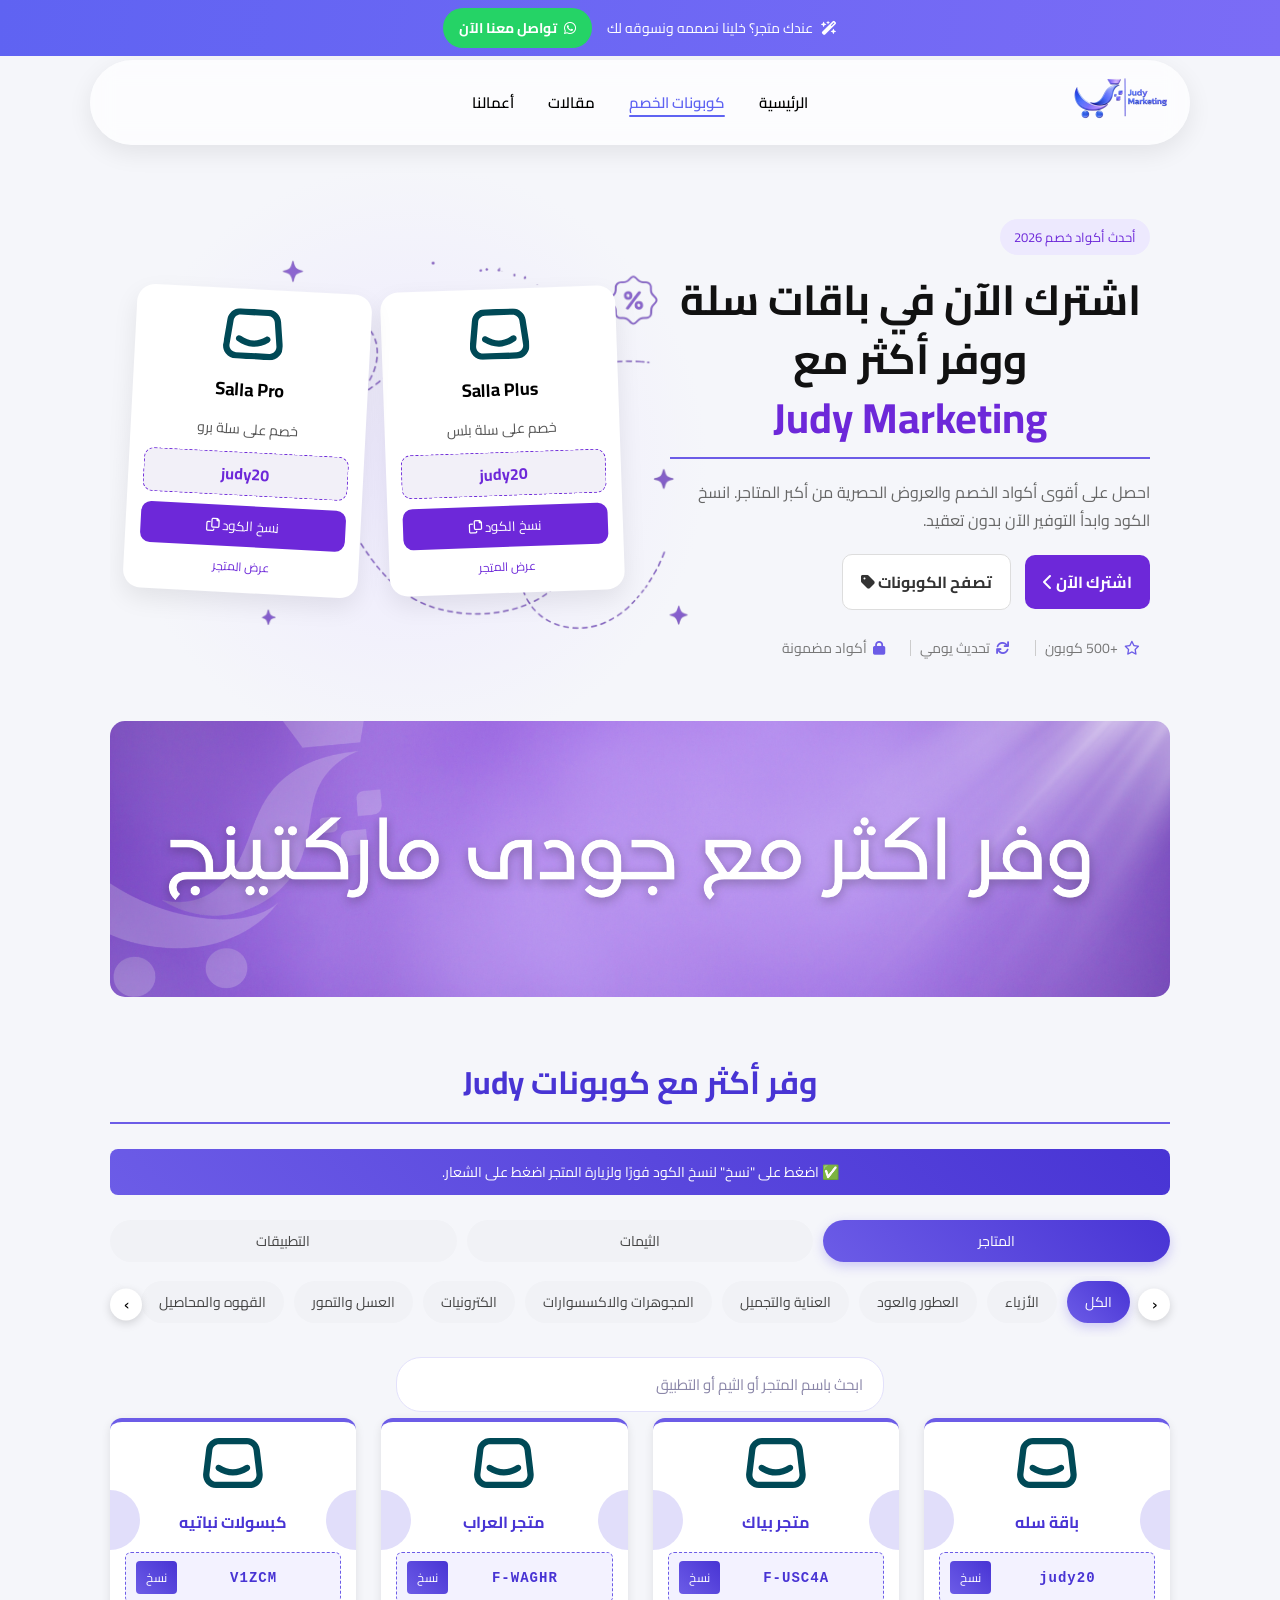
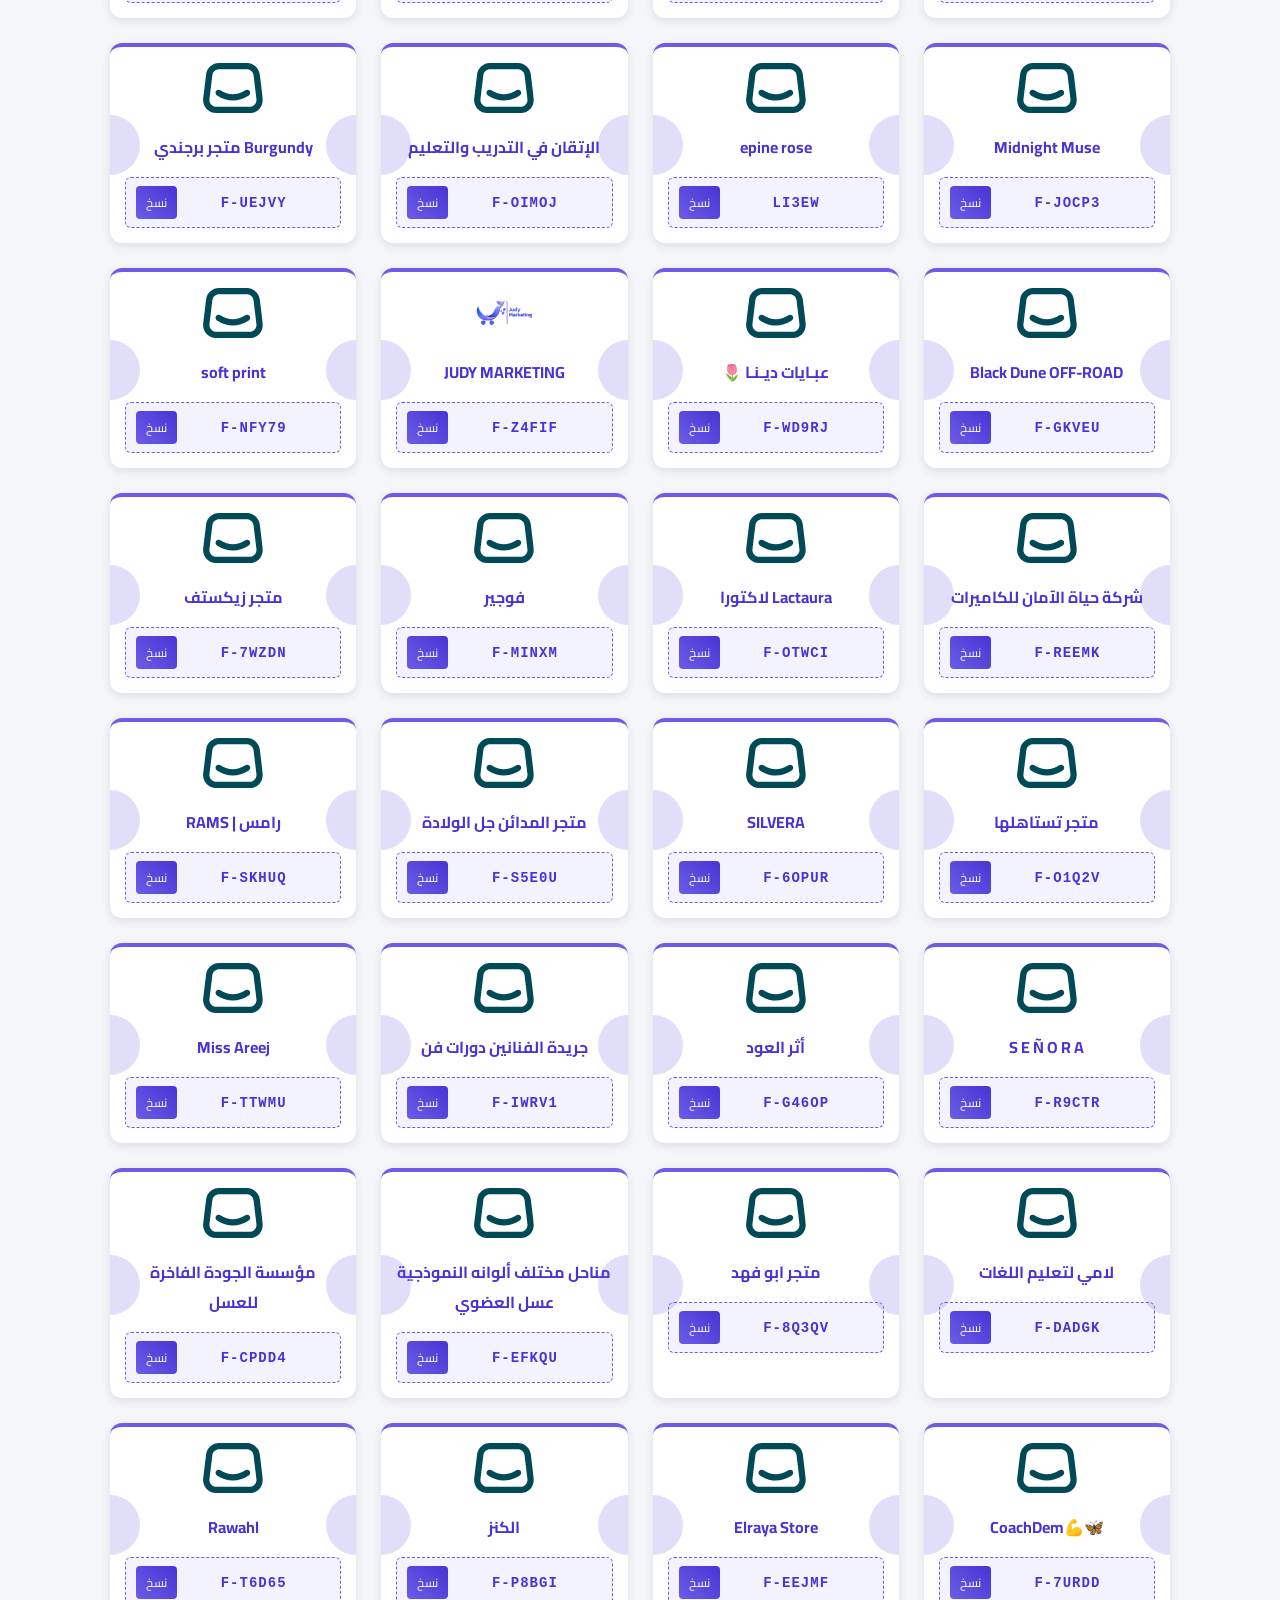
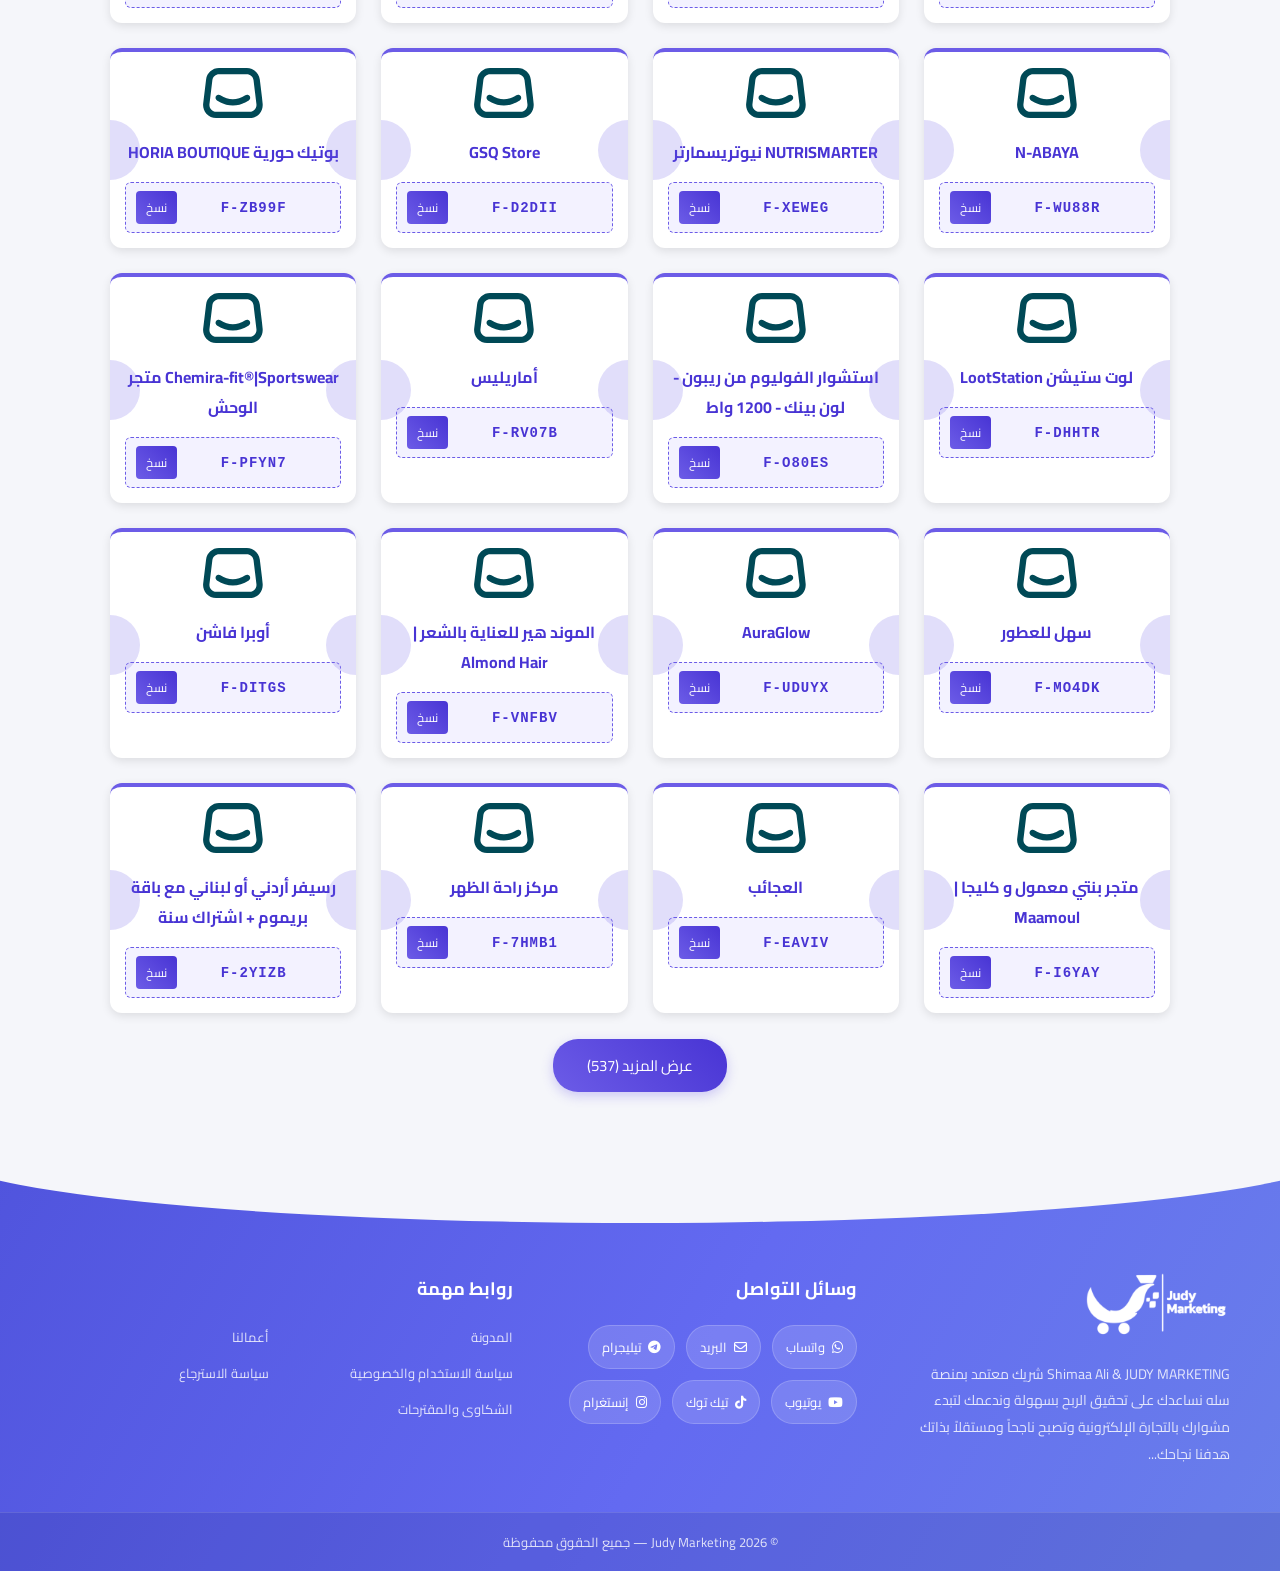
<file: index.html>
<!DOCTYPE html>
<html lang="ar" dir="rtl">

<head>
    <meta charset="UTF-8">
    <meta name="viewport" content="width=device-width, initial-scale=1.0">
    <title>كوبونات الخصم</title>
    <link rel="canonical" href="https://coupons.judymarketing.com/">

    <link href="https://fonts.googleapis.com/css2?family=Cairo:wght@400;600;700&display=swap" rel="stylesheet">
    <link rel="stylesheet" href="assets/css/style.css">
    <link rel="icon" type="image/png" href="assets/images/favicon.png">
    <link rel="stylesheet" href="https://cdnjs.cloudflare.com/ajax/libs/font-awesome/6.0.0/css/all.min.css">
</head>

<body>

    <div class="top-banner">
        <span><i class="fa-solid fa-wand-magic-sparkles"></i> عندك متجر؟ خلينا نصممه ونسوقه لك</span>
        <a class="whatsapp-btn" href="https://wa.me/966552261549?text=مرحباً، أريد إضافة متجري للتسويق لديكم"
            target="_blank">
            <i class="fa-brands fa-whatsapp"></i> تواصل معنا الآن
        </a>
    </div>

    <!-- Navbar -->
    <header class="navbar" id="navbar">
        <div class="nav-container">
            <a href="https://judymarketing.com" class="logo" aria-label="Judy Marketing">
                <img src="assets/images/judy-logo.webp" alt="Judy Marketing">
            </a>
            <nav class="nav-links" aria-label="التنقل الرئيسي">
                <a href="https://judymarketing.com">الرئيسية</a>
                <a href="https://coupons.judymarketing.com/" class="active">كوبونات الخصم</a>
                <a href="https://coupons.judymarketing.com/articles/">مقالات</a>
                <a href="https://judy-portfolio-nine.vercel.app">أعمالنا</a>
            </nav>
        </div>
    </header>

    <div class="container">
        <section class="hero">
            <div class="container">
                <div class="hero-text">

                    <span class="badge"> أحدث أكواد خصم 2026</span>

                    <h1>
                        اشترك الآن في باقات سلة<br>
                        ووفر أكثر مع <span>Judy Marketing</span>
                    </h1>

                    <p>
                        احصل على أقوى أكواد الخصم والعروض الحصرية من أكبر المتاجر.
                        انسخ الكود وابدأ التوفير الآن بدون تعقيد.
                    </p>

                    <div class="buttons">
                        <a href="https://salla.com/plans" class="btn primary">اشترك الآن <i
                                class="fa-solid fa-chevron-left"></i></a>
                        <a href="#coupons" class="btn secondary">تصفح الكوبونات <i class="fa-solid fa-tag"></i></a>
                    </div>

                    <div class="stats">
                        <div><i class="fa-regular fa-star purpleColor"></i> +500 كوبون</div>
                        <div><i class="fa-solid fa-arrows-rotate purpleColor"></i> تحديث يومي</div>
                        <div><i class="fa-solid fa-lock purpleColor"></i> أكواد مضمونة</div>
                    </div>

                </div>

                <div class="hero-cards">

                    <div class="card plus">
                        <img src="assets/images/salla-logo.svg" alt="salla">
                        <div class="logo">Salla Plus</div>
                        <p> خصم على سلة بلس </p>
                        <div class="code">judy20</div>
                        <button onclick="copyCodeSalla('judy20', this)">
                            نسخ الكود <i class="fa-regular fa-copy"></i>
                        </button>
                        <a href="https://salla.com/plans/">عرض المتجر</a>
                    </div>

                    <div class="card pro">
                        <img src="assets/images/salla-logo.svg" alt="salla">
                        <div class="logo">Salla Pro</div>
                        <p> خصم على سلة برو </p>
                        <div class="code">judy20</div>
                        <button onclick="copyCodeSalla('judy20', this)">
                            نسخ الكود <i class="fa-regular fa-copy"></i>
                        </button>
                        <a href="https://salla.com/plans">عرض المتجر</a>
                    </div>

                </div>

            </div>
        </section>
        <div class="banner" id="coupons"> <img src="assets/images/banner.png" alt="JUDY Marketing"> </div>
        <h1>وفر أكثر مع كوبونات Judy</h1>
        <div class="instructions">✅ اضغط على "نسخ" لنسخ الكود فورًا ولزيارة المتجر اضغط على الشعار.</div>
        <!-- Main Categories -->
        <div class="main-categories">
            <button class="active" data-main="المتاجر">المتاجر</button>
            <button data-main="الثيمات">الثيمات</button>
            <button data-main="التطبيقات">التطبيقات</button>
        </div>

        <!-- Sub Categories -->
        <div class="categories-wrapper" id="subWrapper" style="display:flex;">
            <button class="scroll-btn left" id="scrollLeft">›</button>

            <div class="sub-categories" id="categories">
                <button class="active" data-sub="all">الكل</button>
            </div>

            <button class="scroll-btn right" id="scrollRight">‹</button>
        </div>
        <div class="offer-search"><input id="offerSearch" type="search" placeholder="ابحث باسم المتجر أو الثيم أو التطبيق" aria-label="بحث"></div>
        <!-- Offers -->
        <div class="offers-grid" id="offersContainer"></div>
        <button type="button" id="loadMore" class="load-more">عرض المزيد</button>



    </div>
    <footer class="custom-footer">
        <div class="footer-curve"></div>

        <div class="footer-content">
            <div class="footer-brand">
                <a href="https://judymarketing.com"><img src="assets/images/judy-logo.webp"
                        alt="Judy Marketing"></a>
                <p>Shimaa Ali & JUDY MARKETING شريك معتمد بمنصة سله نساعدك على تحقيق الربح بسهولة وندعمك لتبدء مشوارك
                    بالتجارة
                    الإلكترونية وتصبح ناجحاً ومستقلاً بذاتك هدفنا نجاحك...</p>
            </div>

            <div class="footer-column">
                <h3>وسائل التواصل</h3>
                <div class="footer-social">
                    <a href="https://wa.me/966552261549" target="_blank" rel="noopener">
                        <i class="fa-brands fa-whatsapp"></i><span>واتساب</span>
                    </a>
                    <a href="mailto:judymarketing.sa@gmail.com">
                        <i class="fa-regular fa-envelope"></i><span>البريد</span>
                    </a>
                    <a href="https://t.me/marketingdropshiping" target="_blank" rel="noopener">
                        <i class="fa-brands fa-telegram"></i><span>تيليجرام</span>
                    </a>
                    <a href="https://www.youtube.com/channel/UCcuFN1nWTMUfF5GEm7qcxtg" target="_blank" rel="noopener">
                        <i class="fa-brands fa-youtube"></i><span>يوتيوب</span>
                    </a>
                    <a href="https://www.tiktok.com/@judymarketing" target="_blank" rel="noopener">
                        <i class="fa-brands fa-tiktok"></i><span>تيك توك</span>
                    </a>
                    <a href="https://www.instagram.com/judy4marketing/" target="_blank" rel="noopener">
                        <i class="fa-brands fa-instagram"></i><span>إنستغرام</span>
                    </a>
                </div>
            </div>

            <div class="footer-column footer-links">
                <h3>روابط مهمة</h3>
                <div class="s-menu-footer-list">
                    <a href="https://judymarketing.com/blog">المدونة</a>
                    <a href="https://judy-coupons.vercel.app">أعمالنا</a>
                    <a href="https://judymarketing.com/سياسة-الاستخدام-والخصوصية/page-1703664663">سياسة الاستخدام
                        والخصوصية</a>
                    <a href="https://judymarketing.com/سياسة-الاسترجاع/page-1394227474">سياسة الاسترجاع</a>
                    <a href="https://judymarketing.com/الشكاوى-والمقترحات/page-678955808">الشكاوى والمقترحات</a>
                </div>
            </div>
        </div>

        <div class="footer-bottom">
            <span>© <span id="year"></span> Judy Marketing — جميع الحقوق محفوظة</span>
        </div>
    </footer>
    <button id="scrollTopBtn" aria-label="العودة للأعلى">
        <i class="fa-solid fa-chevron-up"></i>
    </button>
    <script src="assets/js/main.js"></script>
</body>

</html>
</file>
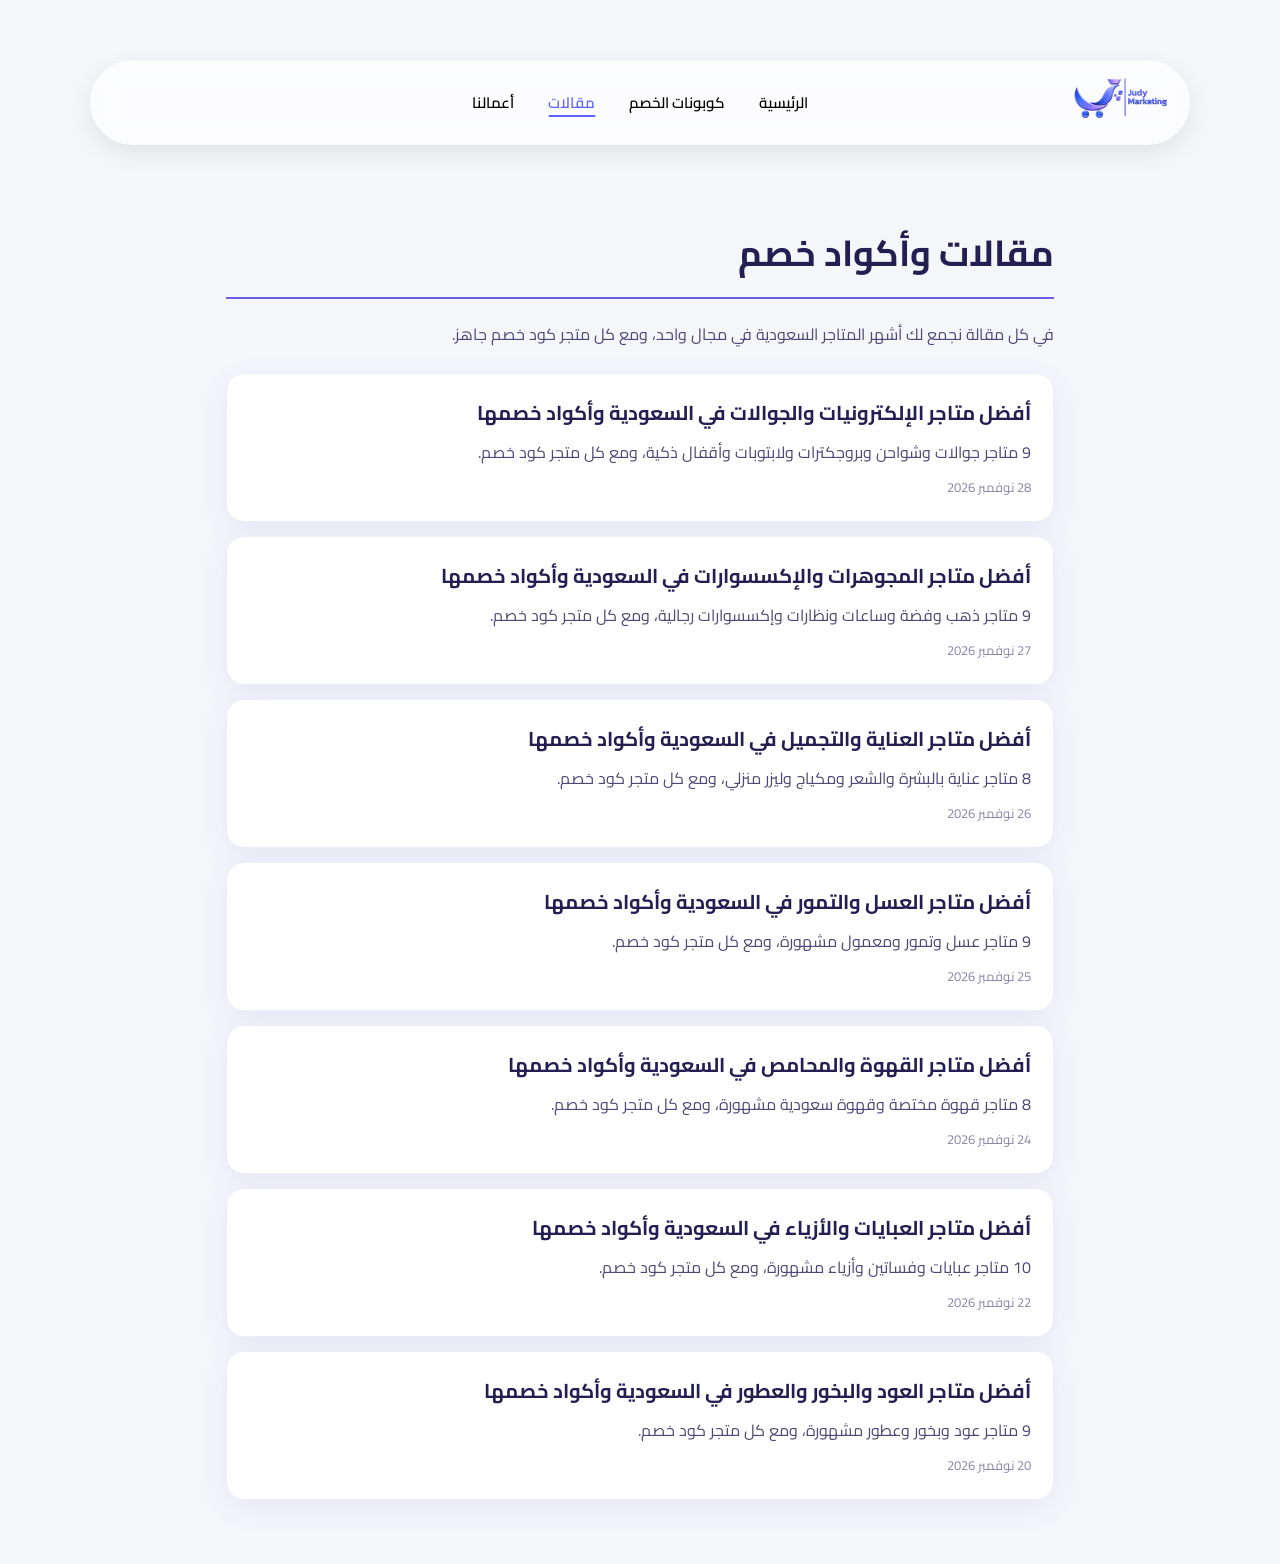
<file: articles/index.html>
<!DOCTYPE html>
<html lang="ar" dir="rtl">

<head>
    <meta charset="UTF-8">
    <meta name="viewport" content="width=device-width, initial-scale=1.0">
    <title>مقالات وأكواد خصم لأشهر المتاجر السعودية | Judy Marketing</title>
    <meta name="description" content="مقالات تجمع أشهر المتاجر السعودية في كل مجال، ومع كل متجر كود خصم جاهز.">
    <link rel="canonical" href="https://coupons.judymarketing.com/articles/">
    <link rel="icon" type="image/png" href="../assets/images/favicon.png">
    <link href="https://fonts.googleapis.com/css2?family=Cairo:wght@400;600;700;800&display=swap" rel="stylesheet">
    <link rel="stylesheet" href="../assets/css/style.css">
    <style>
        .list { max-width: 860px; margin: 0 auto; padding: 110px 16px 50px; }
        .list h1 { text-align: right; color: #241f52; font-size: clamp(26px, 4.4vw, 36px); }
        .list > p { color: #4d4875; margin: 0 0 24px; }
        .post { display: block; text-decoration: none; background: #fff; border-radius: 18px; padding: 20px 22px; margin: 14px 0; border: 1px solid #efedfb; box-shadow: 0 8px 30px rgba(72, 52, 212, .08); transition: transform .15s; }
        .post:hover { transform: translateY(-2px); }
        .post h2 { margin: 0 0 6px; font-size: 20px; color: #241f52; }
        .post p { margin: 0; color: #4d4875; }
        .post span { display: inline-block; margin-top: 8px; font-size: 13px; color: #8a86a8; }
    </style>
</head>

<body>
    <header class="navbar" id="navbar">
        <div class="nav-container">
            <a href="https://judymarketing.com" class="logo" aria-label="Judy Marketing">
                <img src="../assets/images/judy-logo.webp" alt="Judy Marketing">
            </a>
            <nav class="nav-links" aria-label="التنقل الرئيسي">
                <a href="https://judymarketing.com">الرئيسية</a>
                <a href="https://coupons.judymarketing.com/">كوبونات الخصم</a>
                <a href="https://coupons.judymarketing.com/articles/" class="active">مقالات</a>
                <a href="https://judy-portfolio-nine.vercel.app">أعمالنا</a>
            </nav>
        </div>
    </header>

    <main class="list">
        <h1>مقالات وأكواد خصم</h1>
        <p>في كل مقالة نجمع لك أشهر المتاجر السعودية في مجال واحد، ومع كل متجر كود خصم جاهز.</p>
        <!-- ARTICLES (newest first; the scheduled task adds new ones right below this line) -->
        <a class="post" href="electronics/">
            <h2>أفضل متاجر الإلكترونيات والجوالات في السعودية وأكواد خصمها</h2>
            <p>9 متاجر جوالات وشواحن وبروجكترات ولابتوبات وأقفال ذكية، ومع كل متجر كود خصم.</p>
            <span>28 نوفمبر 2026</span>
        </a>
        <a class="post" href="jewelry-watches/">
            <h2>أفضل متاجر المجوهرات والإكسسوارات في السعودية وأكواد خصمها</h2>
            <p>9 متاجر ذهب وفضة وساعات ونظارات وإكسسوارات رجالية، ومع كل متجر كود خصم.</p>
            <span>27 نوفمبر 2026</span>
        </a>
        <a class="post" href="beauty-care/">
            <h2>أفضل متاجر العناية والتجميل في السعودية وأكواد خصمها</h2>
            <p>8 متاجر عناية بالبشرة والشعر ومكياج وليزر منزلي، ومع كل متجر كود خصم.</p>
            <span>26 نوفمبر 2026</span>
        </a>
        <a class="post" href="honey-dates/">
            <h2>أفضل متاجر العسل والتمور في السعودية وأكواد خصمها</h2>
            <p>9 متاجر عسل وتمور ومعمول مشهورة، ومع كل متجر كود خصم.</p>
            <span>25 نوفمبر 2026</span>
        </a>
        <a class="post" href="coffee/">
            <h2>أفضل متاجر القهوة والمحامص في السعودية وأكواد خصمها</h2>
            <p>8 متاجر قهوة مختصة وقهوة سعودية مشهورة، ومع كل متجر كود خصم.</p>
            <span>24 نوفمبر 2026</span>
        </a>
        <a class="post" href="abaya-fashion/">
            <h2>أفضل متاجر العبايات والأزياء في السعودية وأكواد خصمها</h2>
            <p>10 متاجر عبايات وفساتين وأزياء مشهورة، ومع كل متجر كود خصم.</p>
            <span>22 نوفمبر 2026</span>
        </a>
        <a class="post" href="oud/">
            <h2>أفضل متاجر العود والبخور والعطور في السعودية وأكواد خصمها</h2>
            <p>9 متاجر عود وبخور وعطور مشهورة، ومع كل متجر كود خصم.</p>
            <span>20 نوفمبر 2026</span>
        </a>
    </main>
</body>

</html>
</file>
<file: assets/css/style.css>
* {
    box-sizing: border-box;
    font-family: 'Cairo', sans-serif;
}
:root {
  --primary: #5f63f2;
  --primary-dark: #4d45d8;
  --primary-light: #eef0ff;
  --secondary: #6bbef2;
  --accent: #cbb8ff;
  --text: #1f2850;
  --muted: #66708c;
  --white: #ffffff;
  --surface: #F5F6FA;
  --border: #e9ebf5;
  --shadow: 0 16px 45px rgba(78, 77, 160, 0.10);
  --shadow-hover: 0 24px 55px rgba(78, 77, 160, 0.17);
}
html {
  scroll-behavior: smooth;
}
body {
    margin: 0;
    background: #f5f6fa;
      --sb-track-color: #dfe6e9;
  --sb-thumb-color: #6c5ce7;
  --sb-size: 4px;
}

body::-webkit-scrollbar {
  width: var(--sb-size);
}

body::-webkit-scrollbar-track {
  background: var(--sb-track-color);
  border-radius: 3px;
}

body::-webkit-scrollbar-thumb {
  background: var(--sb-thumb-color);
  border-radius: 3px;
}
a {
    text-decoration: none;
    color: inherit;
}
.container {
    max-width: 1100px;
    margin: auto;
    padding: 20px;
}
/* adv */
.top-banner {
    width: 100%;
    background: linear-gradient(100deg, var(--primary), #7b6cf6);
    color: white;
    display: flex;
    justify-content: center;
    align-items: center;
    gap: 15px;
    padding: 8px;
    font-size: 14px;
    position: sticky;
    top: 0;
    z-index: 2000;
}
.top-banner > span {
  display: flex;
  align-items: center;
  gap: 8px;
}
.whatsapp-btn {
  display: inline-flex;
  align-items: center;
  gap: 7px;
  padding: 7px 16px;
  background: #25D366;
  border-radius: 999px;
  font-weight: 700;
  transition: 0.25s ease;
}

.whatsapp-btn:hover {
  background: var(--white);
  color: var(--primary-dark);
  transform: translateY(-2px);
}



@media (max-width: 820px) {
  .top-banner {
    font-size: 12px;
  }
}

@media (max-width: 650px) {

  .top-banner {
    gap: 7px;
    padding: 9px 12px;
  }
  .top-banner > span {
    text-align: center;
  }
}

/* Navbar */
.navbar {
    position: sticky;
    top: 60px;
    z-index: 1000;
    width: 100%;
    transition: 0.3s ease;
}

/* Container */
.nav-container {
    max-width: 1100px;
    margin: auto;
    padding: 8px 20px;
    border-radius: 50px;
    display: grid;
    grid-template-columns: 1fr auto 1fr;
    align-items: center;
    background: rgba(255,255,255,0.7);
    backdrop-filter: blur(12px);
    box-shadow: 0 8px 25px rgba(0,0,0,0.08);
}

.logo img {
  width: 100px;
  max-height: 66px;
  object-fit: contain;
}

.nav-links {
  display: flex;
  align-items: center;
  justify-content: center;
  gap: 34px;
}

.nav-links a {
  font-size: 15px;
  font-weight: 600;
  position: relative;
  padding-block: 20px;
  transition: 0.25s ease;
}

.nav-links a::after {
  content: "";
  position: absolute;
  right: 50%;
  bottom: 20px;
  width: 0;
  height: 2px;
  border-radius: 10px;
  background: var(--primary);
  transform: translateX(50%);
  transition: 0.25s ease;
}

.nav-links a:hover,
.nav-links a.active {
  color: var(--primary);
}

.nav-links a:hover::after,
.nav-links a.active::after {
  width: 100%;
}


/* Responsive */
@media (max-width: 1050px) {
  .nav-links {
    gap: 20px;
  }
}

@media (max-width: 820px) {

  .nav-container {
    grid-template-columns: auto 1fr auto;
  }


}

@media (max-width: 650px) {
  .nav-container {
    width: min(100% - 24px, 1180px);
  }

  .nav-container {
    min-height: 70px;
    gap: 10px;
  }

  .logo img {
    width: 90px;
  }
  .nav-links a {
    font-size: 12px;
    font-weight: 500;
  }
}
/* Scroll effect */
.navbar.scrolled .nav-container {
    background: rgba(255,255,255,0.95);
    box-shadow: 0 10px 30px rgba(0,0,0,0.12);
}

/* Mobile */
@media (max-width: 600px) {
    .back-btn {
        font-size: 12px;
        padding: 6px 12px;
    }
}
/* Start Hero */


/* HERO */
.hero{
  padding: 40px 0;
  position: relative;
  overflow: hidden;
}

/* soft background shape like image */
.hero::before{
  content: "";
  position: absolute;
  width: 600px;
  height: 600px;
  background: radial-gradient(circle, #ede9fe, transparent 70%);
  top: 0;
  left: 0;
  z-index: -1;
}

.hero .container {
    display: flex;
    justify-content: space-between;
    align-items: center;
    gap: 50px;
    flex-wrap: wrap;
}

/* TEXT SIDE */
.hero-text{
  flex: 1;
}

.badge{
  background: #ede9fe;
  color: #6d28d9;
  padding: 6px 14px;
  border-radius: 20px;
  font-size: 13px;
}

.hero h1{
  font-size: 42px;
  margin: 20px 0;
  color: #111;
  line-height: 1.4;
}

.hero h1 span{
  color: #6d28d9;
  display: block;
}

.hero-text p{
  color: #666;
  line-height: 1.7;
}

/* BUTTONS */
.hero .buttons{
  margin-top: 20px;
}

.hero .btn{
  padding: 12px 18px;
  border-radius: 10px;
  text-decoration: none;
  margin-left: 10px;
  display: inline-block;
  font-weight: bold;
}

.hero .primary{
  background: #6d28d9;
  color: white;
}

.hero .secondary{
  border: 1px solid #ddd;
  color: #333;
  background-color: white;
}

/* STATS */
.hero .stats{
  margin-top: 25px;
  display: flex;
  gap: 15px;
  font-size: 14px;
  color: #777;
}

/* CARDS */
.hero-cards{
  display: flex;
  gap: 20px;
  position: relative;
}

.hero-cards::before {
  content: "";
  position: absolute;

  top: -120px;
  right: -120px;

  width: 550px;
  height: 550px;

  background: url('../images/bg-effects.png') no-repeat center;
  background-size: contain;

  opacity: 0.7;
  z-index: 0;
  pointer-events: none;
}
.hero .card{
  width: 235px;
  background: white;
  border-radius: 18px;
  padding: 15px;
  box-shadow: 0 10px 25px rgba(0,0,0,0.08);
  text-align: center;
  transform: rotate(-2deg);
  position: relative;
  z-index: 1;
}

.hero .card:nth-child(2){
  transform: rotate(3deg);
}
.hero .card img {
    width: 60px;
    height: 60px;
    border-radius: 12px;
}
.hero .card p {
    margin: 10px 0;
    color: #555;
    font-size: 14px;
}
/* LOGO */
.hero .logo{
  font-weight: bold;
  font-size: 18px;
  margin-bottom: 10px;
}

/* CODE */
.hero .code {
    background: #f2f0f8;
    padding: 6px;
    margin: 10px 0;
    border-radius: 10px;
    font-weight: bold;
    color: #6d28d9;
    border: 1px dashed #6d28d9;
}

/* BUTTON */
.hero .card button{
  background: #6d28d9;
  color: white;
  border: none;
  padding: 8px;
  width: 100%;
  border-radius: 10px;
  cursor: pointer;
}

/* LINK */
.hero .card a{
  display: block;
  margin-top: 8px;
  font-size: 12px;
  color: #6d28d9;
  text-decoration: none;
}
.stats {
  display: flex;
  gap: 20px;
  align-items: center;
}

.stats > div {
  display: flex;
  align-items: center;
  gap: 6px;
  position: relative;
  padding: 0 10px;
}

.stats > div:not(:last-child)::after {
  content: "";
  position: absolute;
  left: 0;
  top: 20%;
  height: 60%;
  width: 1px;
  background-color: #ccc;
}
/* End Hero */
/* Banner */
.banner img {
    width: 100%;
    border-radius: 15px;
    margin-bottom: 25px;
}

/* Title */
h1 {
    text-align: center;
    margin-bottom: 20px;
    color: #4834d4;
    font-size: 32px;
    padding-bottom: 10px;
    border-bottom: 2px solid #6c5ce7;
}
/* Categories */
.categories-wrapper {
    position: relative;
    display: flex;
    align-items: center;
    margin-bottom: 20px;
}

/* Scroll container */
.main-categories {
    display: flex;
    gap: 10px;
    padding: 0 0 14px;
}


.purpleColor {
    color: #6c5ce7;
}

.sub-categories {
    display: flex;
    gap: 10px;
    overflow-x: auto;
    scroll-behavior: smooth;
    padding: 5px 40px 14px;
    scrollbar-width: none;
}

.sub-categories::-webkit-scrollbar {
    display: none;
}

/* Buttons */

.main-categories button,
.sub-categories button {
    border: none;
    background: #f1f2f6;
    padding: 8px 18px;
    border-radius: 25px;
    cursor: pointer;
    white-space: nowrap;
    transition: 0.3s;
    font-size: 14px;
    color: #444;
}
.main-categories button {
    flex: 1;
    text-align: center;
}
/* Active */

.main-categories button.active,
.sub-categories button.active {
        background: linear-gradient(45deg, #6c5ce7, #4834d4);
    color: white;
    box-shadow: 0 4px 12px rgba(108, 92, 231, 0.3);
}
/* Hover */
.categories button:hover {
    background: #4834d4;
    color: white;
    transform: translateY(-2px);
}

/* Scroll buttons */
.scroll-btn {
    position: absolute;
    top: 50%;
    transform: translateY(-58%);
    background: white;
    border: none;
    width: 32px;
    height: 32px;
    border-radius: 50%;
    cursor: pointer;
    box-shadow: 0 3px 10px rgba(0,0,0,0.15);
    z-index: 2;
    font-size: 18px;
    line-height: 0;
    transition: 0.3s;
}

/* hover */
.scroll-btn:hover {
    background: #6c5ce7;
    color: white;
}

/* positions */
.scroll-btn.left {
    left: 0;
}

.scroll-btn.right {
    right: 0;
}

.categories-wrapper::before,
.categories-wrapper::after {
    content: "";
    position: absolute;
    top: 0;
    width: 40px;
    height: 100%;
    z-index: 1;
}

.categories-wrapper::before {
    left: 0;
    background: linear-gradient(to right, #f5f6fa, transparent);
}

.categories-wrapper::after {
    right: 0;
    background: linear-gradient(to left, #f5f6fa, transparent);
}
/* Grid */
.offers-grid {
    display: grid;
    grid-template-columns: repeat(2, 1fr);
    gap: 15px;
    width: 100%;
}
@media (min-width: 768px) {
    .offers-grid {
        grid-template-columns: repeat(3, 1fr);
        gap: 20px;
    }
}
@media (min-width: 1024px) {
    .offers-grid {
        grid-template-columns: repeat(4, 1fr);
        gap: 25px;
    }
}
@media (min-width: 1200px) {
    .offers-grid {
        grid-template-columns: repeat(4, 1fr);
        gap: 25px;
    }
}
@media (min-width: 1400px) {
    .offers-grid {
        grid-template-columns: repeat(4, 1fr);
        gap: 25px;
    }
}





/* Card */
.offer-card {
    background: white;
    border-radius: 12px;
    padding: 15px;
    position: relative;
    text-align: center;
    box-shadow: 0 3px 10px rgba(0, 0, 0, 0.1);
    border-top: 4px solid #6c5ce7;
    overflow: hidden;
    transition: transform 0.3s;
    width: 100%;
}

.offer-card::before {
    left: -30px;
}
.offer-card::after {
    right: -30px;
}
.offer-card::before, .offer-card::after {
    content: "";
    position: absolute;
    top: 50%;
    width: 60px;
    height: 60px;
    background: #6c5ce733;
    border-radius: 50%;
    transform: translateY(-50%);
    z-index: 1;
}
.offer-card:hover {
    transform: translateY(-3px);
}

/* Logo */
.app-logo {
    width: 60px;
    height: 60px;
    border-radius: 12px;
    margin: 0 auto 10px;
    overflow: hidden;
    display: flex;
    align-items: center;
    justify-content: center;
}
.content .content-entry img {
    margin: 0px;
}
.content .content-entry img {
    margin: 15px 0 25px;
}
.app-logo img {
    width: 100%;
    height: 100%;
    object-fit: cover;
}
img {
    max-width: 100%;
}

/* Name */
.app-name {
    font-weight: bold;
    color: #4834d4;
    font-size: 16px;
    margin-bottom: 15px;
}

/* Code */
.offer-code {
    display: flex;
    justify-content: space-between;
    align-items: center;
    background: #f3f2ff;
    padding: 8px 10px;
    border-radius: 6px;
    border: 1px dashed #6c5ce7;
    width: 100%;
}

.offers-grid .code {
    font-family: 'Courier New', monospace;
    font-weight: bold;
    color: #4834d4;
    font-size: 14px;
    flex: 1;
    text-align: center;
    letter-spacing: 1px;
    direction: ltr;
}

/* Button */
.offers-grid .copy-btn {
    background: linear-gradient(45deg, #6c5ce7, #4834d4);
    color: white;
    border: none;
    border-radius: 4px;
    padding: 5px 10px;
    cursor: pointer;
    font-size: 12px;
    transition: all 0.3s;
    white-space: nowrap;
}

.offers-grid .copy-btn:hover {
    opacity: 0.9;
    transform: scale(1.05);
}

.offers-grid .copy-btn.copied {
    background: #00b894 !important;
}

/* Description */
.offer-description {
    font-size: 13px;
    color: #666;
}

/* Instructions */
.instructions {
    text-align: center;
    margin: 25px 0;
    padding: 10px;
    background: linear-gradient(45deg, #6c5ce7, #4834d4);
    color: white;
    border-radius: 8px;
    font-size: 14px;
    width: 100%;
}


@media (max-width: 992px) {
    .hero .container {
        flex-direction: column;
        gap: 30px;
    }
    .badge {
        display: flex;
        justify-content: center;
    }
    .hero .buttons {
        display: flex;
        justify-content: center;
    }
    .hero .stats {
        justify-content: center;
    }
    .hero .hero-cards {
        width: 100%;
        justify-content: center;
    }
    .hero-cards::before {
        top: -115px;
        right: 19px;
    }
    .hero-text p {
        text-align: center;
    }
    .hero {
        padding: 0;
    }
    .hero .btn {
        font-size: 12px;
    }
}
/* Footer */
.custom-footer {
  position: relative;
  padding: 120px 0 0;
  color: var(--white);
  background: linear-gradient(120deg, #5054dd, #636af1 54%, #697fea);
  overflow: hidden;
}

.footer-curve {
  position: absolute;
  top: -74px;
  left: -5%;
  width: 110%;
  height: 145px;
  background: var(--surface);
  border-radius: 0 0 50% 50%;
}

.footer-content {
  position: relative;
  z-index: 2;
  width: min(1180px, calc(100% - 40px));
  margin-inline: auto;
  display: grid;
  grid-template-columns: 1.1fr 1fr 1.6fr;
  gap: 55px;
  padding-bottom: 45px;
}

.footer-brand img {
  width: 150px;
  margin-bottom: 15px;
  filter: brightness(0) invert(1);
}

.footer-brand p {
  max-width: 320px;
  margin: 0;
  color: rgba(255, 255, 255, 0.82);
  line-height: 1.9;
  font-size: 14px;
}

.footer-column h3 {
  margin: 0 0 20px;
  font-size: 18px;
}

.footer-social {
  display: flex;
  flex-wrap: wrap;
  gap: 11px;
}

.footer-social a {
  display: inline-flex;
  align-items: center;
  gap: 7px;
  padding: 9px 13px;
  border-radius: 999px;
  background: rgba(255, 255, 255, 0.14);
  border: 1px solid rgba(255, 255, 255, 0.18);
  font-size: 13px;
  transition: 0.25s ease;
}

.footer-social a:hover {
  background: var(--white);
  color: var(--primary-dark);
  transform: translateY(-2px);
}

.s-menu-footer-list {
  display: grid;
  grid-template-columns: repeat(2, minmax(0, 1fr));
  gap: 12px 25px;
}

.s-menu-footer-list a {
  color: rgba(255, 255, 255, 0.83);
  font-size: 13px;
  transition: 0.25s ease;
}

.s-menu-footer-list a:hover {
  color: var(--white);
  transform: translateX(-4px);
}

.footer-bottom {
  position: relative;
  z-index: 2;
  padding: 17px 20px;
  text-align: center;
  background: rgba(30, 35, 120, 0.15);
  border-top: 1px solid rgba(255, 255, 255, 0.12);
  color: rgba(255, 255, 255, 0.82);
  font-size: 13px;
}


/* Responsive */
@media (max-width: 1050px) {

  .footer-content {
    grid-template-columns: 1fr 1fr;
  }

  .footer-links {
    grid-column: 1 / -1;
  }
}


@media (max-width: 650px) {
  .footer-content {
    width: min(100% - 24px, 1180px);
  }

  .footer-content {
    grid-template-columns: 1fr;
    gap: 35px;
    text-align: center;
  }

  .footer-brand img {
    margin-inline: auto;
  }

  .footer-brand p {
    margin-inline: auto;
  }

  .footer-social {
    justify-content: center;
  }

  .footer-links {
    grid-column: auto;
  }

  .s-menu-footer-list {
    grid-template-columns: 1fr;
  }
}
/* scroll up */
#scrollTopBtn {
    position: fixed;
    bottom: 25px;
    left: 25px; /* في الـ RTL بيكون أحسن ناحية الشمال */
    width: 52px;
    height: 52px;
    border: none;
    border-radius: 50%;
    background: linear-gradient(135deg, #6d7cff, #5a63f2);
    color: #fff;
    font-size: 18px;
    cursor: pointer;
    box-shadow: 0 10px 25px rgba(93, 99, 242, 0.35);
    opacity: 0;
    visibility: hidden;
    transform: translateY(15px);
    transition: all .35s ease;
    z-index: 9999;
}

#scrollTopBtn.show {
    opacity: 1;
    visibility: visible;
    transform: translateY(0);
}

#scrollTopBtn:hover {
    transform: translateY(-4px) scale(1.08);
    box-shadow: 0 15px 35px rgba(93, 99, 242, .45);
}

#scrollTopBtn:active {
    transform: scale(.95);
}
/* بحث وعرض المزيد */
.offer-search { display: flex; justify-content: center; margin: 18px auto 6px; max-width: 520px; padding: 0 16px; }
.offer-search input { width: 100%; border: 1px solid #e3e1fb; background: #fff; color: #1d1846; -webkit-text-fill-color: #1d1846; caret-color: #6c5ce7; border-radius: 25px; padding: 12px 20px; font: inherit; font-size: 15px; outline: none; transition: border-color .2s, box-shadow .2s; }
.offer-search input:focus { border-color: #6c5ce7; box-shadow: 0 0 0 4px rgba(108, 92, 231, .12); }
.load-more { display: none; margin: 26px auto 40px; border: none; cursor: pointer; padding: 12px 34px; border-radius: 25px; font: inherit; font-size: 15px; color: #fff; background: linear-gradient(45deg, #6c5ce7, #4834d4); box-shadow: 0 4px 12px rgba(108, 92, 231, .3); transition: transform .15s; }
.load-more:hover { transform: translateY(-2px); }
.load-more:active { transform: translateY(0) scale(.98); }
a.copy-btn { text-decoration: none; display: inline-flex; align-items: center; }
.offer-search input::placeholder { color: #8a86a8; -webkit-text-fill-color: #8a86a8; opacity: 1; }
</file>
